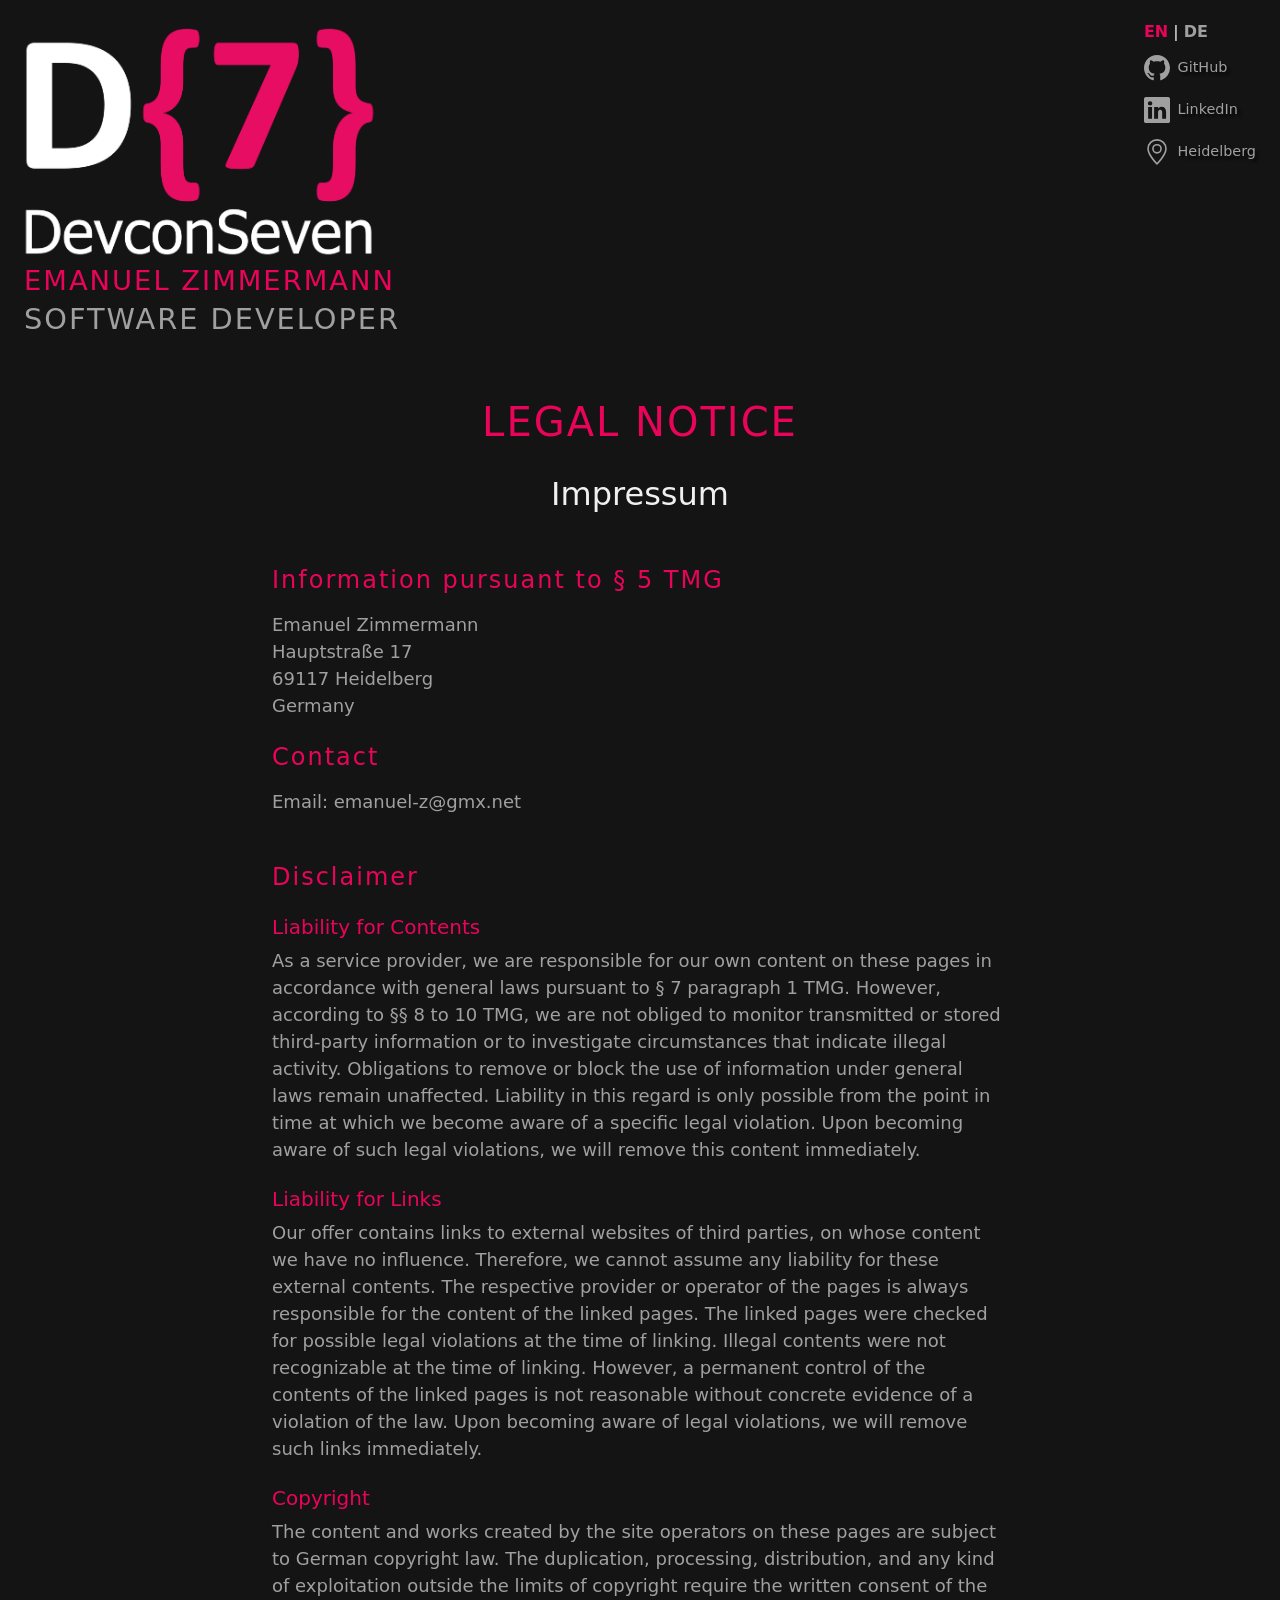
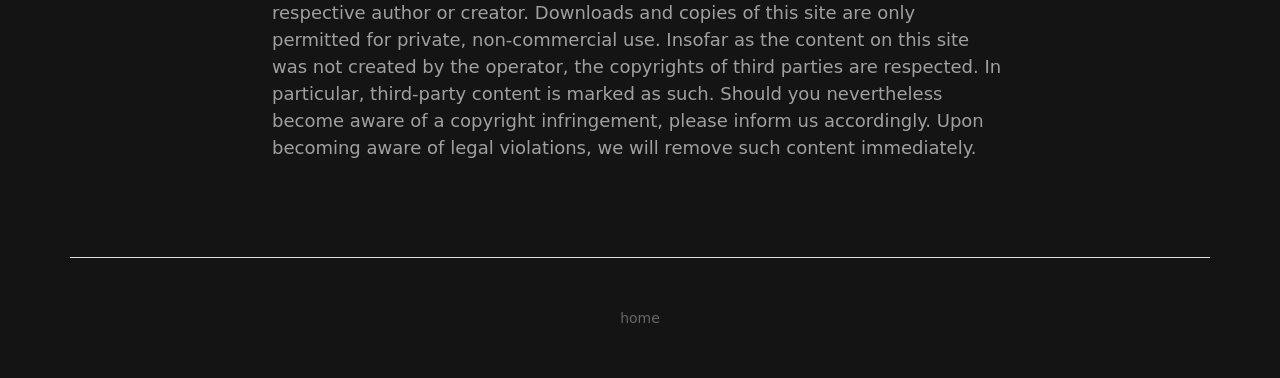
<file: impressum.html>
<!DOCTYPE html>
<html lang="en">

<head>
    <meta charset="UTF-8">
    <meta name="viewport" content="width=device-width, initial-scale=1.0">
    <title>Emanuel Zimmermann - Legal Notice</title>
    <link href="https://cdn.jsdelivr.net/npm/bootstrap@5.3.3/dist/css/bootstrap.min.css" rel="stylesheet" integrity="sha384-QWTKZyjpPEjISv5WaRU9OFeRpok6YctnYmDr5pNlyT2bRjXh0JMhjY6hW+ALEwIH" crossorigin="anonymous">
    <link rel="stylesheet" href="css/style.css">
</head>

<body>
    <header>
        <div class="outer-social-container position-absolute top-0 end-0 p-4 d-flex flex-column align-items-end gap-3">
            
            <div class="lang-switch pe-5">
                <a href="index.html" aria-current="page" class="active">EN</a> <span>|</span> <a href="de/index_de.html">DE</a>
            </div>

            <div class="social-container d-flex flex-column gap-3">

                <a href="https://github.com/DevconSeven" target="_blank" class="social-link">
                    <svg aria-hidden="true" xmlns="http://www.w3.org/2000/svg" width="26" height="26" fill="currentColor" viewBox="0 0 16 16">
                        <path d="M8 0C3.58 0 0 3.58 0 8c0 3.54 2.29 6.53 5.47 7.59.4.07.55-.17.55-.38 0-.19-.01-.82-.01-1.49-2.01.37-2.53-.49-2.69-.94-.09-.23-.48-.94-.82-1.13-.28-.15-.68-.52-.01-.53.63-.01 1.08.58 1.23.82.72 1.21 1.87.87 2.33.66.07-.52.28-.87.51-1.07-1.78-.2-3.64-.89-3.64-3.95 0-.87.31-1.59.82-2.15-.08-.2-.36-1.02.08-2.12 0 0 .67-.21 2.2.82.64-.18 1.32-.27 2-.27s1.36.09 2 .27c1.53-1.04 2.2-.82 2.2-.82.44 1.1.16 1.92.08 2.12.51.56.82 1.27.82 2.15 0 3.07-1.87 3.75-3.65 3.95.29.25.54.73.54 1.48 0 1.07-.01 1.93-.01 2.2 0 .21.15.46.55.38A8.01 8.01 0 0 0 16 8c0-4.42-3.58-8-8-8z"/>
                    </svg>
                    GitHub
                </a>

                <a href="https://www.linkedin.com/in/ezimmermann/" target="_blank" class="social-link">
                    <svg aria-hidden="true" xmlns="http://www.w3.org/2000/svg" width="26" height="26" fill="currentColor" viewBox="0 0 16 16">
                        <path d="M0 1.146C0 .513.526 0 1.175 0h13.65C15.474 0 16 .513 16 1.146v13.708c0 .633-.526 1.146-1.175 1.146H1.175C.526 16 0 15.487 0 14.854zm4.943 12.248V6.169H2.542v7.225zm-1.2-8.212c.837 0 1.358-.554 1.358-1.248-.015-.709-.52-1.248-1.342-1.248S2.4 3.226 2.4 3.934c0 .694.521 1.248 1.327 1.248zm4.908 8.212V9.359c0-.216.016-.432.08-.586.173-.431.568-.878 1.232-.878.869 0 1.216.662 1.216 1.634v3.865h2.401V9.25c0-2.22-1.184-3.252-2.764-3.252-1.274 0-1.845.7-2.165 1.193v.025h-.016l.016-.025V6.169h-2.4c.03.678 0 7.225 0 7.225z"/>
                    </svg>
                    LinkedIn
                </a>

                <a href="https://www.google.com/maps/place/Heidelberg/" target="_blank" class="social-link">
                    <svg aria-hidden="true" xmlns="http://www.w3.org/2000/svg" width="26" height="26" fill="currentColor" viewBox="0 0 16 16">
                        <path d="M12.166 8.94c-.524 1.062-1.234 2.12-1.96 3.07A31.493 31.493 0 0 1 8 14.58a31.481 31.481 0 0 1-2.206-2.57c-.726-.95-1.436-2.008-1.96-3.07C3.304 7.867 3 6.862 3 6a5 5 0 0 1 10 0c0 .862-.305 1.867-.834 2.94zM8 16s6-5.686 6-10A6 6 0 0 0 2 6c0 4.314 6 10 6 10z"/>
                        <path d="M8 8a2 2 0 1 1 0-4 2 2 0 0 1 0 4zm0 1a3 3 0 1 0 0-6 3 3 0 0 0 0 6z"/>
                    </svg>
                    Heidelberg
                </a>

            </div>
        </div>

        <div class="brand-container position-absolute top-0 start-0 p-4 d-flex flex-column align-items-start">
            <img src="img/Logo_Transparent02.png" alt="Logo DevconSeven" class="logo-small">
            <div class="inner-brand-container">
                <h4 class="brand-name text-uppercase mb-1">EMANUEL ZIMMERMANN</h4>
                <h3 class="brand-subtitle text-uppercase mb-3">Software Developer</h3>
            </div>
        </div>
    </header>

    <main class="container py-5 mt-5" style="padding-top: 350px !important;">
        <div class="row justify-content-center">
            <div class="col-md-8">
                <h1 class="mb-4 text-center">LEGAL NOTICE</h1>
                <p class="description-text text-center mb-5">Impressum</p>
                
                <h4 class="mt-5 mb-3">Information pursuant to § 5 TMG</h4>
                <p class="intro-text text-start mb-4">
                    Emanuel Zimmermann<br>
                    Hauptstraße 17<br>
                    69117 Heidelberg<br>
                    Germany
                </p>

                <h4 class="mt-4 mb-3">Contact</h4>
                <p class="intro-text text-start mb-5">
                    Email: emanuel-z@gmx.net
                </p>

                <h4 class="mt-5 mb-3">Disclaimer</h4>
                
                <h5 class="mt-4 mb-2" style="color: var(--highlight-primary);">Liability for Contents</h5>
                <p class="intro-text text-start mb-4">
                    As a service provider, we are responsible for our own content on these pages in accordance with general laws 
                    pursuant to § 7 paragraph 1 TMG. However, according to §§ 8 to 10 TMG, we are not obliged to monitor 
                    transmitted or stored third-party information or to investigate circumstances that indicate illegal activity. 
                    Obligations to remove or block the use of information under general laws remain unaffected. 
                    Liability in this regard is only possible from the point in time at which we become aware of a specific legal violation. 
                    Upon becoming aware of such legal violations, we will remove this content immediately.
                </p>

                <h5 class="mt-4 mb-2" style="color: var(--highlight-primary);">Liability for Links</h5>
                <p class="intro-text text-start mb-4">
                    Our offer contains links to external websites of third parties, on whose content we have no influence. 
                    Therefore, we cannot assume any liability for these external contents. 
                    The respective provider or operator of the pages is always responsible for the content of the linked pages. 
                    The linked pages were checked for possible legal violations at the time of linking. 
                    Illegal contents were not recognizable at the time of linking. 
                    However, a permanent control of the contents of the linked pages is not reasonable without concrete evidence 
                    of a violation of the law. Upon becoming aware of legal violations, we will remove such links immediately.
                </p>

                <h5 class="mt-4 mb-2" style="color: var(--highlight-primary);">Copyright</h5>
                <p class="intro-text text-start mb-5">
                    The content and works created by the site operators on these pages are subject to German copyright law. 
                    The duplication, processing, distribution, and any kind of exploitation outside the limits of copyright 
                    require the written consent of the respective author or creator. 
                    Downloads and copies of this site are only permitted for private, non-commercial use. 
                    Insofar as the content on this site was not created by the operator, the copyrights of third parties are respected. 
                    In particular, third-party content is marked as such. 
                    Should you nevertheless become aware of a copyright infringement, please inform us accordingly. 
                    Upon becoming aware of legal violations, we will remove such content immediately.
                </p>
            </div>
        </div>
    </main>

    <footer>
        <div class="container py-5 border-top">
            <div class="row">
                <div class="col-12 text-center">
                    <a href="index.html" class="text-decoration-none small muted" >home</a>
                </div>
            </div>
        </div>
    </footer>
</body>
</html>
</file>
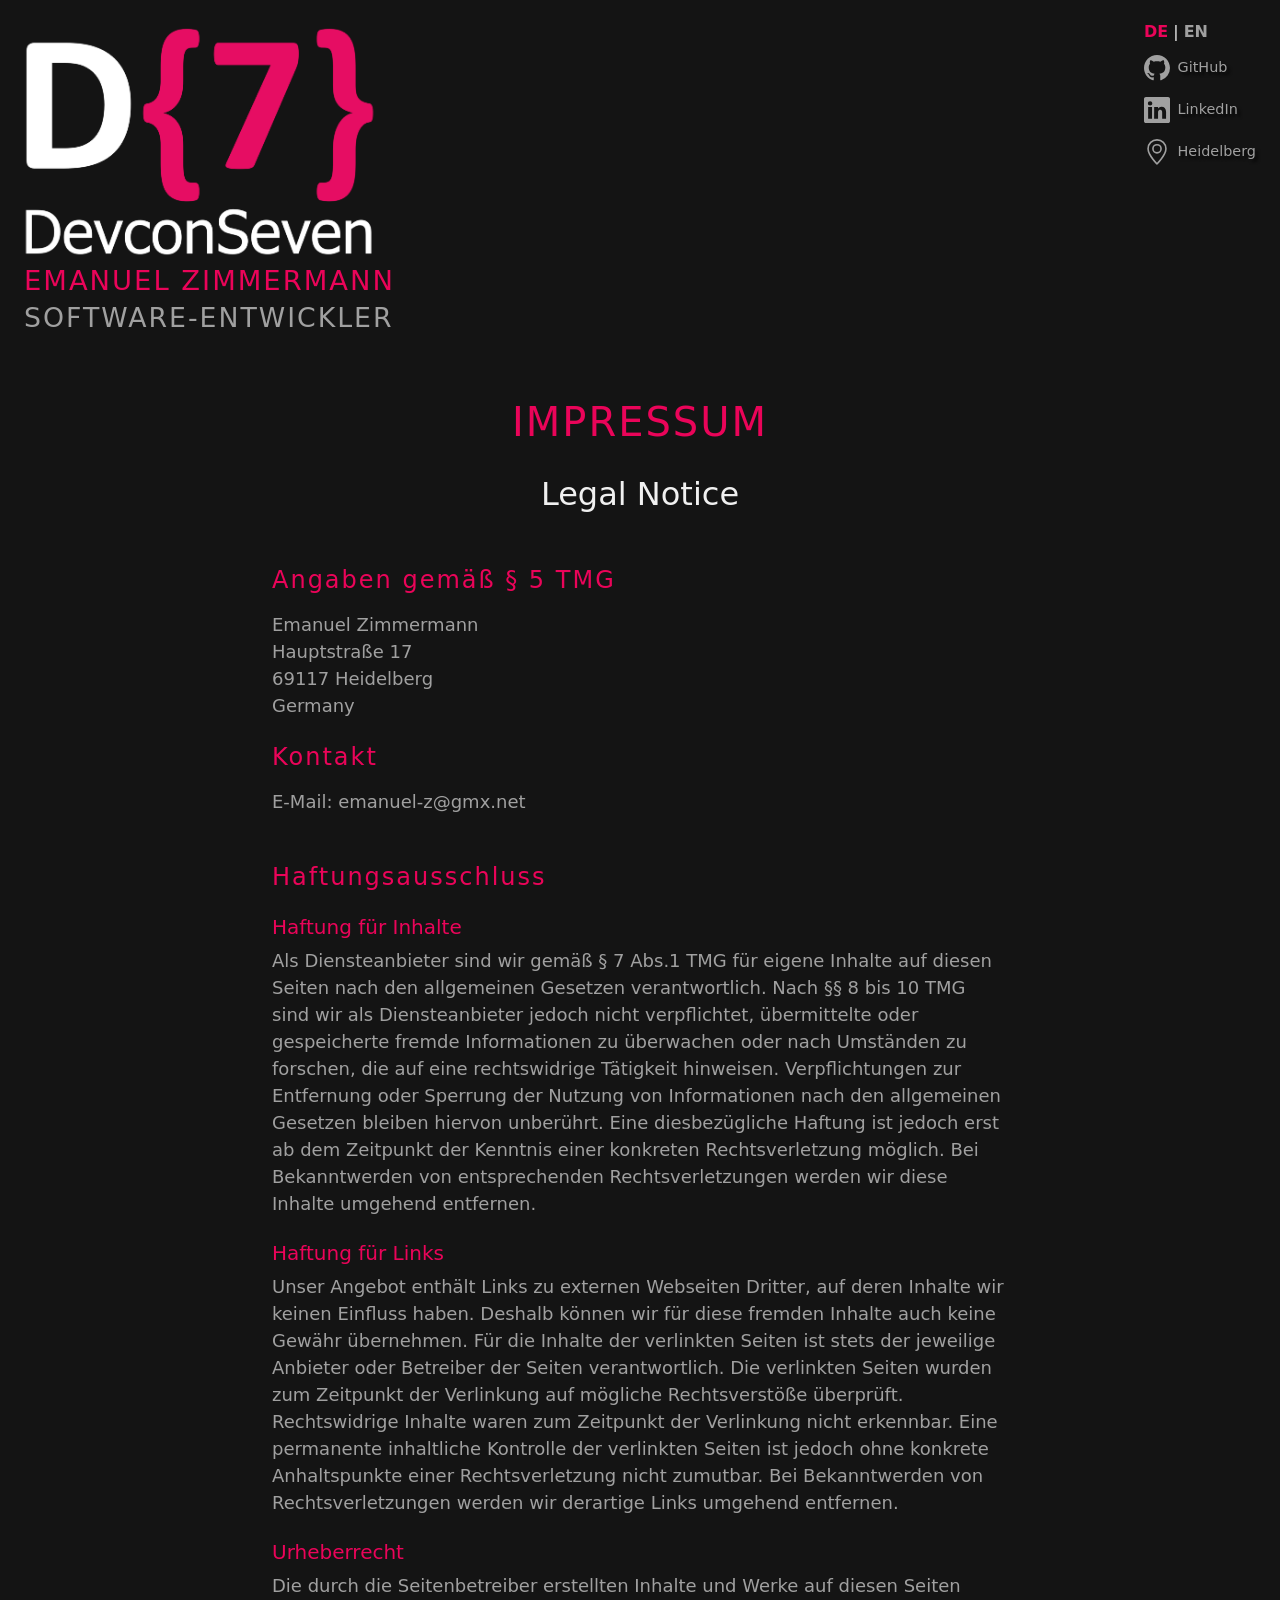
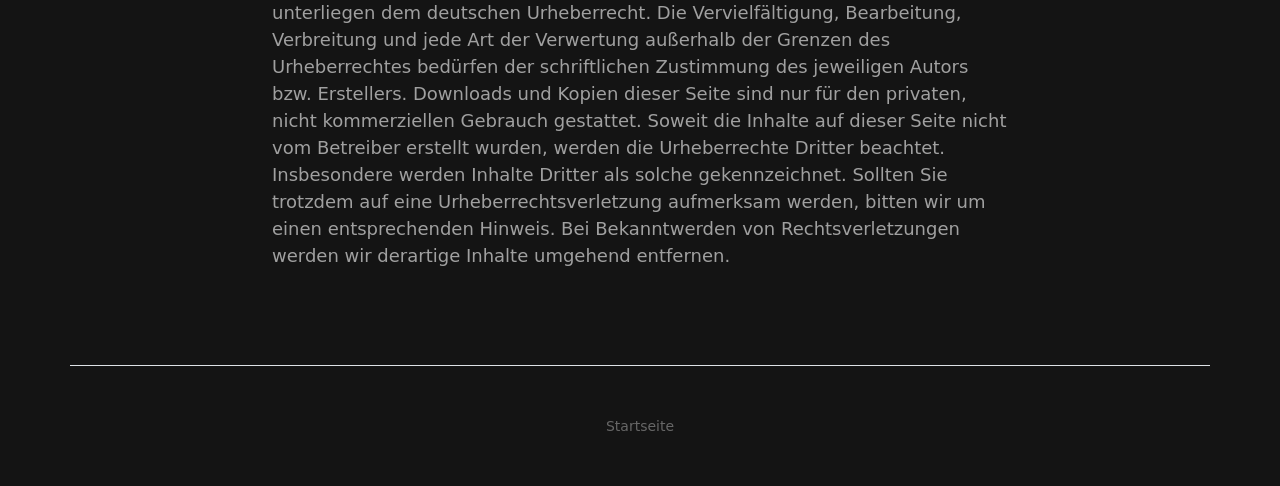
<file: de/impressum_de.html>
<!DOCTYPE html>
<html lang="de">

<head>
    <meta charset="UTF-8">
    <meta name="viewport" content="width=device-width, initial-scale=1.0">
    <title>Emanuel Zimmermann - Impressum</title>
    <link href="https://cdn.jsdelivr.net/npm/bootstrap@5.3.3/dist/css/bootstrap.min.css" rel="stylesheet" integrity="sha384-QWTKZyjpPEjISv5WaRU9OFeRpok6YctnYmDr5pNlyT2bRjXh0JMhjY6hW+ALEwIH" crossorigin="anonymous">
    <link rel="stylesheet" href="../css/style.css">
</head>

<body>
    <header>
        <div class="outer-social-container position-absolute top-0 end-0 p-4 d-flex flex-column align-items-end gap-3">
            
            <div class="lang-switch pe-5">
                <a href="index_de.html" aria-current="page" class="active">DE</a> <span>|</span> <a href="../index.html">EN</a>
            </div>
            
            <div class="social-container d-flex flex-column gap-3">
                <a href="https://github.com/DevconSeven" target="_blank" class="social-link">
                    <svg aria-hidden="true" xmlns="http://www.w3.org/2000/svg" width="26" height="26" fill="currentColor" viewBox="0 0 16 16">
                        <path d="M8 0C3.58 0 0 3.58 0 8c0 3.54 2.29 6.53 5.47 7.59.4.07.55-.17.55-.38 0-.19-.01-.82-.01-1.49-2.01.37-2.53-.49-2.69-.94-.09-.23-.48-.94-.82-1.13-.28-.15-.68-.52-.01-.53.63-.01 1.08.58 1.23.82.72 1.21 1.87.87 2.33.66.07-.52.28-.87.51-1.07-1.78-.2-3.64-.89-3.64-3.95 0-.87.31-1.59.82-2.15-.08-.2-.36-1.02.08-2.12 0 0 .67-.21 2.2.82.64-.18 1.32-.27 2-.27s1.36.09 2 .27c1.53-1.04 2.2-.82 2.2-.82.44 1.1.16 1.92.08 2.12.51.56.82 1.27.82 2.15 0 3.07-1.87 3.75-3.65 3.95.29.25.54.73.54 1.48 0 1.07-.01 1.93-.01 2.2 0 .21.15.46.55.38A8.01 8.01 0 0 0 16 8c0-4.42-3.58-8-8-8z"/>
                    </svg>
                    GitHub
                </a>
                <a href="https://www.linkedin.com/in/ezimmermann/" target="_blank" class="social-link">
                    <svg aria-hidden="true" xmlns="http://www.w3.org/2000/svg" width="26" height="26" fill="currentColor" viewBox="0 0 16 16">
                        <path d="M0 1.146C0 .513.526 0 1.175 0h13.65C15.474 0 16 .513 16 1.146v13.708c0 .633-.526 1.146-1.175 1.146H1.175C.526 16 0 15.487 0 14.854zm4.943 12.248V6.169H2.542v7.225zm-1.2-8.212c.837 0 1.358-.554 1.358-1.248-.015-.709-.52-1.248-1.342-1.248S2.4 3.226 2.4 3.934c0 .694.521 1.248 1.327 1.248zm4.908 8.212V9.359c0-.216.016-.432.08-.586.173-.431.568-.878 1.232-.878.869 0 1.216.662 1.216 1.634v3.865h2.401V9.25c0-2.22-1.184-3.252-2.764-3.252-1.274 0-1.845.7-2.165 1.193v.025h-.016l.016-.025V6.169h-2.4c.03.678 0 7.225 0 7.225z"/>
                    </svg>
                    LinkedIn
                </a>
                <a href="https://www.google.com/maps/place/Heidelberg/" target="_blank" class="social-link">
                    <svg aria-hidden="true" xmlns="http://www.w3.org/2000/svg" width="26" height="26" fill="currentColor" viewBox="0 0 16 16">
                        <path d="M12.166 8.94c-.524 1.062-1.234 2.12-1.96 3.07A31.493 31.493 0 0 1 8 14.58a31.481 31.481 0 0 1-2.206-2.57c-.726-.95-1.436-2.008-1.96-3.07C3.304 7.867 3 6.862 3 6a5 5 0 0 1 10 0c0 .862-.305 1.867-.834 2.94zM8 16s6-5.686 6-10A6 6 0 0 0 2 6c0 4.314 6 10 6 10z"/>
                        <path d="M8 8a2 2 0 1 1 0-4 2 2 0 0 1 0 4zm0 1a3 3 0 1 0 0-6 3 3 0 0 0 0 6z"/>
                    </svg>
                    Heidelberg
                </a>
            </div>
        </div>

        <div class="brand-container position-absolute top-0 start-0 p-4 d-flex flex-column align-items-start">
            <img src="../img/Logo_Transparent02.png" alt="Logo DevconSeven" class="logo-small">
            <div class="inner-brand-container">
                <h4 class="brand-name text-uppercase mb-1">EMANUEL ZIMMERMANN</h4>
                <h3 class="de brand-subtitle text-uppercase mb-3">Software-Entwickler</h3>
            </div>
        </div>
    </header>

    <main class="container py-5 mt-5" style="padding-top: 350px !important;">
        <div class="row justify-content-center">
            <div class="col-md-8">
                <h1 class="mb-4 text-center">IMPRESSUM</h1>
                <p class="description-text text-center mb-5">Legal Notice</p>
                
                <h4 class="mt-5 mb-3">Angaben gemäß § 5 TMG</h4>
                <p class="intro-text text-start mb-4">
                    Emanuel Zimmermann<br>
                    Hauptstraße 17<br>
                    69117 Heidelberg<br>
                    Germany
                </p>

                <h4 class="mt-4 mb-3">Kontakt</h4>
                <p class="intro-text text-start mb-5">
                    E-Mail: emanuel-z@gmx.net
                </p>

                <h4 class="mt-5 mb-3">Haftungsausschluss</h4>
                
                <h5 class="mt-4 mb-2" style="color: var(--highlight-primary);">Haftung für Inhalte</h5>
                <p class="intro-text text-start mb-4">
                    Als Diensteanbieter sind wir gemäß § 7 Abs.1 TMG für eigene Inhalte auf diesen Seiten nach den allgemeinen Gesetzen verantwortlich. 
                    Nach §§ 8 bis 10 TMG sind wir als Diensteanbieter jedoch nicht verpflichtet, übermittelte oder gespeicherte fremde Informationen zu überwachen 
                    oder nach Umständen zu forschen, die auf eine rechtswidrige Tätigkeit hinweisen. Verpflichtungen zur Entfernung oder Sperrung 
                    der Nutzung von Informationen nach den allgemeinen Gesetzen bleiben hiervon unberührt. Eine diesbezügliche Haftung ist jedoch erst 
                    ab dem Zeitpunkt der Kenntnis einer konkreten Rechtsverletzung möglich. Bei Bekanntwerden von entsprechenden Rechtsverletzungen 
                    werden wir diese Inhalte umgehend entfernen.
                </p>

                <h5 class="mt-4 mb-2" style="color: var(--highlight-primary);">Haftung für Links</h5>
                <p class="intro-text text-start mb-4">
                    Unser Angebot enthält Links zu externen Webseiten Dritter, auf deren Inhalte wir keinen Einfluss haben. 
                    Deshalb können wir für diese fremden Inhalte auch keine Gewähr übernehmen. 
                    Für die Inhalte der verlinkten Seiten ist stets der jeweilige Anbieter oder Betreiber der Seiten verantwortlich. 
                    Die verlinkten Seiten wurden zum Zeitpunkt der Verlinkung auf mögliche Rechtsverstöße überprüft. 
                    Rechtswidrige Inhalte waren zum Zeitpunkt der Verlinkung nicht erkennbar. Eine permanente inhaltliche Kontrolle 
                    der verlinkten Seiten ist jedoch ohne konkrete Anhaltspunkte einer Rechtsverletzung nicht zumutbar. 
                    Bei Bekanntwerden von Rechtsverletzungen werden wir derartige Links umgehend entfernen.
                </p>

                <h5 class="mt-4 mb-2" style="color: var(--highlight-primary);">Urheberrecht</h5>
                <p class="intro-text text-start mb-5">
                    Die durch die Seitenbetreiber erstellten Inhalte und Werke auf diesen Seiten unterliegen dem deutschen Urheberrecht. 
                    Die Vervielfältigung, Bearbeitung, Verbreitung und jede Art der Verwertung außerhalb der Grenzen des Urheberrechtes 
                    bedürfen der schriftlichen Zustimmung des jeweiligen Autors bzw. Erstellers. 
                    Downloads und Kopien dieser Seite sind nur für den privaten, nicht kommerziellen Gebrauch gestattet. 
                    Soweit die Inhalte auf dieser Seite nicht vom Betreiber erstellt wurden, werden die Urheberrechte Dritter beachtet. 
                    Insbesondere werden Inhalte Dritter als solche gekennzeichnet. Sollten Sie trotzdem auf eine Urheberrechtsverletzung aufmerksam werden, 
                    bitten wir um einen entsprechenden Hinweis. Bei Bekanntwerden von Rechtsverletzungen werden wir derartige Inhalte umgehend entfernen.
                </p>
            </div>
        </div>
    </main>

    <footer>
        <div class="container py-5 border-top">
            <div class="row">
                <div class="col-12 text-center">
                    <a href="index_de.html" class="text-decoration-none small muted" >Startseite</a>
                </div>
            </div>
        </div>
    </footer>
</body>
</html>
</file>
<file: css/style.css>
:root {
    --bg-dark: #141414;
    --text-light: #f0f0f0;
    --highlight-primary: #ea0459;
    --highlight-secondary: #00e676;
    --muted-grey: #a0a0a0;
}

body {
    background-color: var(--bg-dark);
    color: var(--text-light);
    font-family: system-ui, -apple-system, "Segoe UI", Roboto, Arial, sans-serif;
    position: relative;
    overflow-x: hidden;
}

h1, h2, h4 {
    color: var(--highlight-primary);
    letter-spacing: 2px;
}


.muted {
    color: #676767;
}

.tracking-wide {
    letter-spacing: 3px;
}


.lang-switch {
    margin-top: -25px;
}

.lang-switch a {
    color: var(--muted-grey);
    text-decoration: none;
    font-weight: bold;
    transition: color 0.3s ease;
}

.lang-switch a.active, 
.lang-switch a:hover {
    color: var(--highlight-primary);
}
.outer-social-container {
    margin-top: -27px;
}
.brand-container {
    z-index: 10;
    margin-top: -150px;
}

.logo-small {
    width: 600px;
    margin-left: -130px;
}

.inner-brand-container {
    z-index: 10;
    margin-top: -75px;
}

.brand-name {
    color: var(--highlight-primary);
    letter-spacing: 2px;
    font-size: 1.71rem;
}

h3 {
    color: var(--muted-grey);
    letter-spacing: 2px;
    font-size: 1.8rem;
}

.de {
    font-size: 1.67rem;
}

.social-container {
    margin-top: -5px;
}

.social-link {
    color: var(--muted-grey);
    text-decoration: none;
    display: flex;
    align-items: center;
    gap: 8px;
    font-size: 0.9rem;
    transition: color 0.3s ease;
        text-shadow:3px 3px 3px rgba(0, 0, 0, 0.8);
}

.social-link:hover {
    color: var(--highlight-primary);
}

.profile-img {
    width: 800px;
    border-radius: 60%;
    object-fit: cover;
}

.profile-img:hover {
    transition: all 0.6s ease;
    filter: drop-shadow( 0 -25px 50px rgba(234, 4, 89, 0.4));
}

.intro-text {
    text-align: justify;
    font-size: large;
    color: var(--muted-grey);
    max-width: 900px;
    margin: 0 auto;
}

.skill-cloud {
    display: flex;
    flex-wrap: wrap;
    justify-content: center;
    align-items: center;
    max-width: 900px;
    margin: 0 auto;
    padding: 4rem 2rem;
    gap: 15px;
}

.skill-cloud span {
    color: var(--text-light);
    text-decoration: none;
    transition: all 0.4s ease-out;
    display: inline-block;
    line-height: 1.2;
    cursor: default;
}

.size-sm { font-size: 1rem; }
.size-md { font-size: 1.8rem; }
.size-lg { font-size: 2.8rem; }
.size-xl { 
    font-size: 4rem; 
    text-transform: uppercase; 
    letter-spacing: -2px; 
}

/* .skill-cloud:hover span {
    opacity: 0.7;
} */

.skill-cloud span:hover {
    opacity: 1;
    filter: blur(0);
    transform: scale(1.3);
    z-index: 2;
    color: var(--highlight-primary);
}

.badge-container {
    gap: 140px;
}

.badge-icon {
    width: 150px;
    height: auto;
    filter: grayscale(45%);
    opacity: 0.8;
    transition: all 0.4s ease;
}

.badge-icon:hover {
    transform: scale(1.2);
    z-index: 2;
    filter: grayscale(0%);
    opacity: 1;
}

.description-text {
    max-width: 900px;
    font-size: xx-large;
    /* font-weight: bold; */
    color: #f0f0f0;
    margin: 0 auto;
}

.form-control {
    background-color: #121212;
    color: var(--text-light);
    border: 1px solid #333333;
}

.form-control::placeholder {
    color: #666666;
}

.form-control:focus {
    background-color: #1a1a1a;
    color: var(--text-light);
    border-color: #777777;
    box-shadow: none;
}

.btn-outline-highlight {
    color: var(--text-light);
    background: transparent;
    border: 1px solid var(--highlight-primary);
    padding: 0.5rem 1.5rem;
    transition: all 0.3s ease;
    border-radius: 0.375rem;
}

.btn-outline-highlight:hover {
    background-color: var(--highlight-primary);
    color: var(--text-light);
}

@media only screen and (max-width: 768px) {
    
    header {
        display: flex;
        flex-direction: column;
        align-items: center;
        width: 100%;
    }

    .brand-container {
        position: relative !important;
        order: 1;
        margin-top: 20px !important;
        align-items: center !important;
        padding: 1rem !important;
        width: 100%;
    }

    .outer-social-container {
        position: relative !important;
        order: 2;
        align-items: center !important;
        padding: 1rem !important;
        width: 100%;
        margin-top: 0;
    }

    .logo-small {
        margin-left: 0;
        max-width: 100%;
        width: 380px; 
    }
    
    .inner-brand-container {
        margin-top: 0;
        text-align: center;
        display: flex;
        flex-direction: column;
        align-items: center;
    }

    .lang-switch {
        padding-right: 0 !important;
        margin-bottom: 20px;
    }

    .social-container {
        padding-left:5%;
    }

    .profile-img {
        width: 80vw; 
        height: auto;
        margin-top: 2rem !important;
    }

    .skill-cloud{
        padding: 4rem 2rem;
    }

    .size-sm { font-size: 0.8rem; }
    .size-md { font-size: 1.2rem; }
    .size-lg { font-size: 1.8rem; }
    .size-xl { 
        font-size: 2.2rem; 
        text-transform: uppercase; 
        letter-spacing: -2px; 
    }
}
</file>
